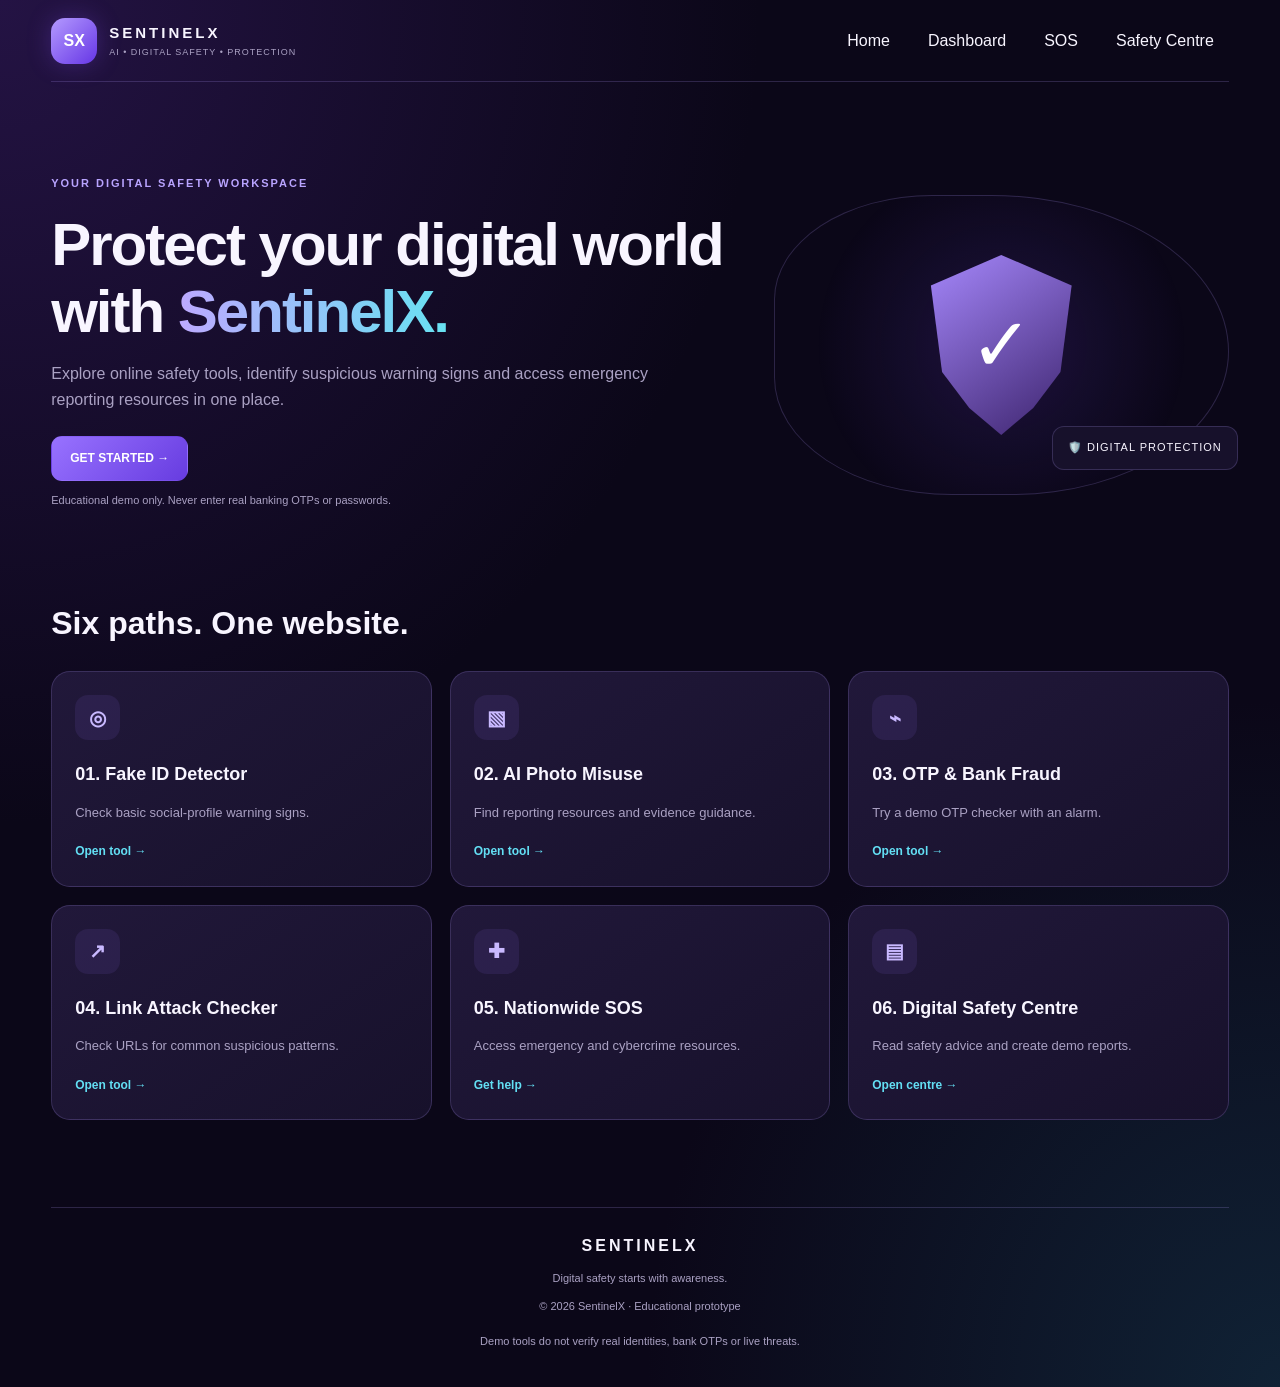
<file: index.html>
<!DOCTYPE html>
<html lang="en">
<head>
  <meta charset="UTF-8">
  <meta name="viewport" content="width=device-width, initial-scale=1.0">
  <title>SentinelX | Digital Safety Platform</title>
  <link rel="stylesheet" href="style.css">
</head>
<body>
<header class="header">
  <a class="brand" href="#" onclick="showView('home');return false">
    <span class="logo">SX</span>
    <span><b>SENTINELX</b><small>AI • DIGITAL SAFETY • PROTECTION</small></span>
  </a>
  <button class="menu-btn" onclick="toggleMenu()">☰</button>
  <nav id="navLinks">
    <button onclick="showView('home')">Home</button>
    <button onclick="showView('dashboard')">Dashboard</button>
    <button onclick="showView('sos')">SOS</button>
    <button onclick="showView('safety')">Safety Centre</button>
  </nav>
</header>

<main class="container">

  <!-- HOME -->
  <section id="home" class="view active">
    <div class="hero">
      <div>
        <span class="eyebrow">YOUR DIGITAL SAFETY WORKSPACE</span>
        <h1>Protect your digital world with <span>SentinelX.</span></h1>
        <p>Explore online safety tools, identify suspicious warning signs and access emergency reporting resources in one place.</p>
        <button class="btn primary" onclick="showView('dashboard')">GET STARTED →</button>
        <p class="small">Educational demo only. Never enter real banking OTPs or passwords.</p>
      </div>
      <div class="hero-art">
        <div class="shield">✓</div>
        <div class="floating">🛡️ DIGITAL PROTECTION</div>
      </div>
    </div>

    <h2>Six paths. One website.</h2>
    <div class="grid">
      <button class="card" onclick="showView('fakeId')"><span class="symbol">◎</span><h3>01. Fake ID Detector</h3><p>Check basic social-profile warning signs.</p><b>Open tool →</b></button>
      <button class="card" onclick="showView('photo')"><span class="symbol">▧</span><h3>02. AI Photo Misuse</h3><p>Find reporting resources and evidence guidance.</p><b>Open tool →</b></button>
      <button class="card" onclick="showView('bank')"><span class="symbol">⌁</span><h3>03. OTP & Bank Fraud</h3><p>Try a demo OTP checker with an alarm.</p><b>Open tool →</b></button>
      <button class="card" onclick="showView('link')"><span class="symbol">↗</span><h3>04. Link Attack Checker</h3><p>Check URLs for common suspicious patterns.</p><b>Open tool →</b></button>
      <button class="card" onclick="showView('sos')"><span class="symbol">✚</span><h3>05. Nationwide SOS</h3><p>Access emergency and cybercrime resources.</p><b>Get help →</b></button>
      <button class="card" onclick="showView('safety')"><span class="symbol">▤</span><h3>06. Digital Safety Centre</h3><p>Read safety advice and create demo reports.</p><b>Open centre →</b></button>
    </div>
  </section>

  <!-- DASHBOARD -->
  <section id="dashboard" class="view">
    <button class="back" onclick="showView('home')">← Home</button>
    <span class="eyebrow">SENTINELX WORKSPACE</span>
    <h1>Choose your safety tool</h1>
    <p>Choose any feature to open its tools in this website.</p>
    <div class="grid">
      <button class="card" onclick="showView('fakeId')"><span class="symbol">◎</span><h3>Fake ID Detector</h3><p>Profile warning signs</p></button>
      <button class="card" onclick="showView('photo')"><span class="symbol">▧</span><h3>AI Photo Misuse</h3><p>Reporting resources</p></button>
      <button class="card" onclick="showView('bank')"><span class="symbol">⌁</span><h3>OTP & Bank Fraud</h3><p>Demo OTP and alarm</p></button>
      <button class="card" onclick="showView('link')"><span class="symbol">↗</span><h3>Link Attack Checker</h3><p>URL safety check</p></button>
      <button class="card" onclick="showView('sos')"><span class="symbol">✚</span><h3>Nationwide SOS</h3><p>Emergency resources</p></button>
      <button class="card" onclick="showView('safety')"><span class="symbol">▤</span><h3>Digital Safety Centre</h3><p>Guides and demo reports</p></button>
    </div>
  </section>

  <!-- 1. FAKE ID DETECTOR -->
  <section id="fakeId" class="view">
    <button class="back" onclick="showView('dashboard')">← Dashboard</button>
    <span class="eyebrow">01 / PROFILE SAFETY</span>
    <h1>Fake ID Detector</h1>
    <p>Check a profile for basic warning signs. This does not verify a person's identity.</p>
    <div class="panel">
      <label for="profileUsername">Username</label>
      <input id="profileUsername" placeholder="@example_user">
      <div class="two-col">
        <div><label for="profileFollowers">Followers</label><input id="profileFollowers" type="number" min="0" placeholder="120"></div>
        <div><label for="profileFollowing">Following</label><input id="profileFollowing" type="number" min="0" placeholder="900"></div>
      </div>
      <label for="profileAge">Account age in days (if known)</label>
      <input id="profileAge" type="number" min="0" placeholder="12">
      <button class="btn primary" onclick="checkFakeProfile()">CHECK PROFILE</button>
      <div id="profileResult" class="result" aria-live="polite">Your result will appear here.</div>
    </div>
    <div class="panel">
      <h3>Safety tips</h3>
      <p>Verify the account's official links and history. Never send money, OTPs or private documents to an unverified profile.</p>
    </div>
  </section>

  <!-- 2. AI PHOTO MISUSE -->
  <section id="photo" class="view">
    <button class="back" onclick="showView('dashboard')">← Dashboard</button>
    <span class="eyebrow">02 / IMAGE SAFETY</span>
    <h1>AI Photo Misuse</h1>
    <p>Resources for suspected deepfakes, impersonation and image misuse.</p>
    <div class="notice">This demo does not automatically detect AI-generated images. Preserve evidence safely and report abusive content to the relevant platform.</div>
    <div class="grid">
      <article class="card">
        <h3>Instagram</h3><p>Report impersonation or abusive content.</p>
        <a href="https://help.instagram.com/" target="_blank" rel="noopener noreferrer">Instagram Help ↗</a>
      </article>
      <article class="card">
        <h3>Facebook</h3><p>Find official account reporting resources.</p>
        <a href="https://www.facebook.com/help/" target="_blank" rel="noopener noreferrer">Facebook Help ↗</a>
      </article>
      <article class="card">
        <h3>YouTube</h3><p>Find privacy and harmful-content reporting guidance.</p>
        <a href="https://support.google.com/youtube/" target="_blank" rel="noopener noreferrer">YouTube Help ↗</a>
      </article>
      <article class="card">
        <h3>StopNCII.org</h3><p>Learn about protection against non-consensual sharing of intimate images.</p>
        <a href="https://stopncii.org/" target="_blank" rel="noopener noreferrer">Visit StopNCII ↗</a>
      </article>
    </div>
    <div class="panel">
      <h3>What should you do?</h3>
      <ol>
        <li>Save relevant URLs, dates and screenshots where safe and lawful.</li>
        <li>Report the content to the platform.</li>
        <li>Avoid reposting the image or engaging with blackmail.</li>
        <li>For cybercrime in India, visit the official reporting portal.</li>
      </ol>
      <a class="btn primary" href="https://cybercrime.gov.in/" target="_blank" rel="noopener noreferrer">REPORT CYBERCRIME ↗</a>
    </div>
  </section>

  <!-- 3. OTP AND BANK FRAUD -->
  <section id="bank" class="view">
    <button class="back" onclick="showView('dashboard')">← Dashboard</button>
    <span class="eyebrow">03 / BANKING SAFETY</span>
    <h1>OTP & Bank Fraud</h1>
    <div class="notice"><b>Demo only:</b> Use only the sample OTP shown here. Never enter a real bank OTP, PIN or password.</div>
    <div class="two-col">
      <div class="panel">
        <h3>OTP mismatch simulator</h3>
        <p>Sample demo OTP: <code>482916</code></p>
        <label for="demoOtp">Enter six-digit demo OTP</label>
        <input id="demoOtp" type="password" inputmode="numeric" maxlength="6" placeholder="6-digit demo OTP" autocomplete="off">
        <button class="btn primary" id="checkDemoOtp">VERIFY DEMO OTP</button>
        <button class="btn secondary" id="stopAlarm">STOP ALARM</button>
        <div id="otpAlert" class="result" aria-live="polite">The result will appear here.</div>
      </div>
      <div class="panel">
        <h3>Analyse a situation</h3>
        <label for="fraudSituation">What happened?</label>
        <select id="fraudSituation">
          <option value="">Select a situation</option>
          <option value="otp">Someone asked for my OTP</option>
          <option value="money">Money was debited without permission</option>
          <option value="call">A caller claimed to be from my bank</option>
          <option value="link">I entered details on a suspicious link</option>
        </select>
        <button class="btn primary" id="analyseFraud">SHOW SAFETY ADVICE</button>
        <div id="fraudAdvice" class="result" aria-live="polite">Choose a situation first.</div>
      </div>
    </div>
    <div class="panel">
      <h3>Remember</h3>
      <p>Never disclose an OTP, PIN or password to a caller. If money was lost, contact your bank immediately and call India's cyber-fraud helpline <b>1930</b> promptly.</p>
    </div>
  </section>

  <!-- 4. LINK ATTACK CHECKER -->
  <section id="link" class="view">
    <button class="back" onclick="showView('dashboard')">← Dashboard</button>
    <span class="eyebrow">04 / WEB SAFETY</span>
    <h1>Link Attack Checker</h1>
    <p>Check a URL for common warning signs before opening it.</p>
    <div class="panel">
      <label for="linkInput">Website URL</label>
      <input id="linkInput" type="text" placeholder="https://example.com" autocomplete="off">
      <button class="btn primary" onclick="scanSuspiciousLink()">CHECK URL</button>
      <div id="linkResult" class="result" aria-live="polite">Your result will appear here.</div>
    </div>
    <div class="panel">
      <h3>How to stay safer</h3>
      <ul>
        <li>Check the exact spelling of the domain.</li>
        <li>Be cautious with unexpected urgent messages.</li>
        <li>HTTPS alone does not prove a website is trustworthy.</li>
        <li>Use your bank's official app or known website address.</li>
      </ul>
      <p class="small">This is a basic URL pattern checker, not a live malware scanner.</p>
    </div>
  </section>

  <!-- 5. NATIONWIDE SOS -->
  <section id="sos" class="view">
    <button class="back" onclick="showView('dashboard')">← Dashboard</button>
    <span class="eyebrow">05 / EMERGENCY SUPPORT</span>
    <h1>Nationwide SOS</h1>
    <p>Emergency and cybercrime resources for India.</p>
    <div class="notice"><b>Immediate danger?</b> Move to a safer place if possible and contact emergency services. Do not rely only on this website.</div>
    <div class="grid">
      <article class="card">
        <span class="symbol">112</span><h3>Emergency response</h3>
        <p>Pan-India emergency number.</p>
        <a class="btn danger" href="tel:112">CALL 112</a>
      </article>
      <article class="card">
        <span class="symbol">1930</span><h3>Cyber financial fraud</h3>
        <p>Call promptly if you experience online financial fraud.</p>
        <a class="btn primary" href="tel:1930">CALL 1930</a>
      </article>
      <article class="card">
        <span class="symbol">↗</span><h3>Cybercrime portal</h3>
        <p>Official Government of India complaint portal.</p>
        <a href="https://cybercrime.gov.in/" target="_blank" rel="noopener noreferrer">OPEN PORTAL ↗</a>
      </article>
      <article class="card">
        <span class="symbol">⌖</span><h3>Nearby police station</h3>
        <p>Search for nearby police stations on a map.</p>
        <a href="https://www.google.com/maps/search/police+station+near+me/" target="_blank" rel="noopener noreferrer">OPEN MAP ↗</a>
      </article>
    </div>
    <div class="panel">
      <h3>When reporting a financial fraud</h3>
      <p>Contact your bank immediately. Keep transaction details and evidence, and do not share passwords or OTPs publicly.</p>
    </div>
  </section>

  <!-- 6. DIGITAL SAFETY CENTRE -->
  <section id="safety" class="view">
    <button class="back" onclick="showView('dashboard')">← Dashboard</button>
    <span class="eyebrow">06 / LEARN & REPORT</span>
    <h1>Digital Safety Centre</h1>
    <div class="grid">
      <article class="card"><h3>01. Pause</h3><p>Slow down when messages threaten account closure or demand urgent payment.</p></article>
      <article class="card"><h3>02. Verify</h3><p>Use trusted official apps and contact details instead of suspicious links.</p></article>
      <article class="card"><h3>03. Protect</h3><p>Use unique passwords, multi-factor authentication and updated software.</p></article>
    </div>
    <div class="two-col">
      <div class="panel">
        <h3>Create a demo incident report</h3>
        <p class="small">Saved in this browser only. This form does not send a complaint to authorities. Do not include sensitive personal details.</p>
        <form id="incidentForm">
          <label for="incidentType">Incident type</label>
          <select id="incidentType" required>
            <option value="">Choose an incident</option>
            <option>Fake profile / impersonation</option>
            <option>Photo misuse / deepfake</option>
            <option>OTP / banking fraud</option>
            <option>Suspicious link</option>
            <option>Harassment / threat</option>
            <option>Other online safety issue</option>
          </select>
          <label for="incidentDescription">Description</label>
          <textarea id="incidentDescription" rows="4" maxlength="700" required placeholder="Describe the issue without passwords or OTPs."></textarea>
          <button class="btn primary" type="submit">CREATE DEMO REPORT</button>
        </form>
        <div id="incidentResult" class="result" aria-live="polite"></div>
      </div>
      <div class="panel">
        <div class="panel-title"><h3>Demo report history</h3><button class="btn secondary small-btn" id="clearReportsBtn" type="button">CLEAR HISTORY</button></div>
        <div id="reportHistory">No demo reports created yet.</div>
      </div>
    </div>
    <div class="panel">
      <h3>Official resources</h3>
      <p><a href="https://cybercrime.gov.in/" target="_blank" rel="noopener noreferrer">National Cyber Crime Reporting Portal ↗</a></p>
      <p><a href="https://www.rbi.org.in/" target="_blank" rel="noopener noreferrer">Reserve Bank of India ↗</a></p>
      <p><a href="https://www.cert-in.org.in/" target="_blank" rel="noopener noreferrer">CERT-In ↗</a></p>
    </div>
  </section>
</main>

<footer>
  <b>SENTINELX</b>
  <p>Digital safety starts with awareness.</p>
  <p>© <span id="currentYear"></span> SentinelX · Educational prototype</p>
  <small>Demo tools do not verify real identities, bank OTPs or live threats.</small>
</footer>

<script src="script.js"></script>
</body>
</html>
</file>
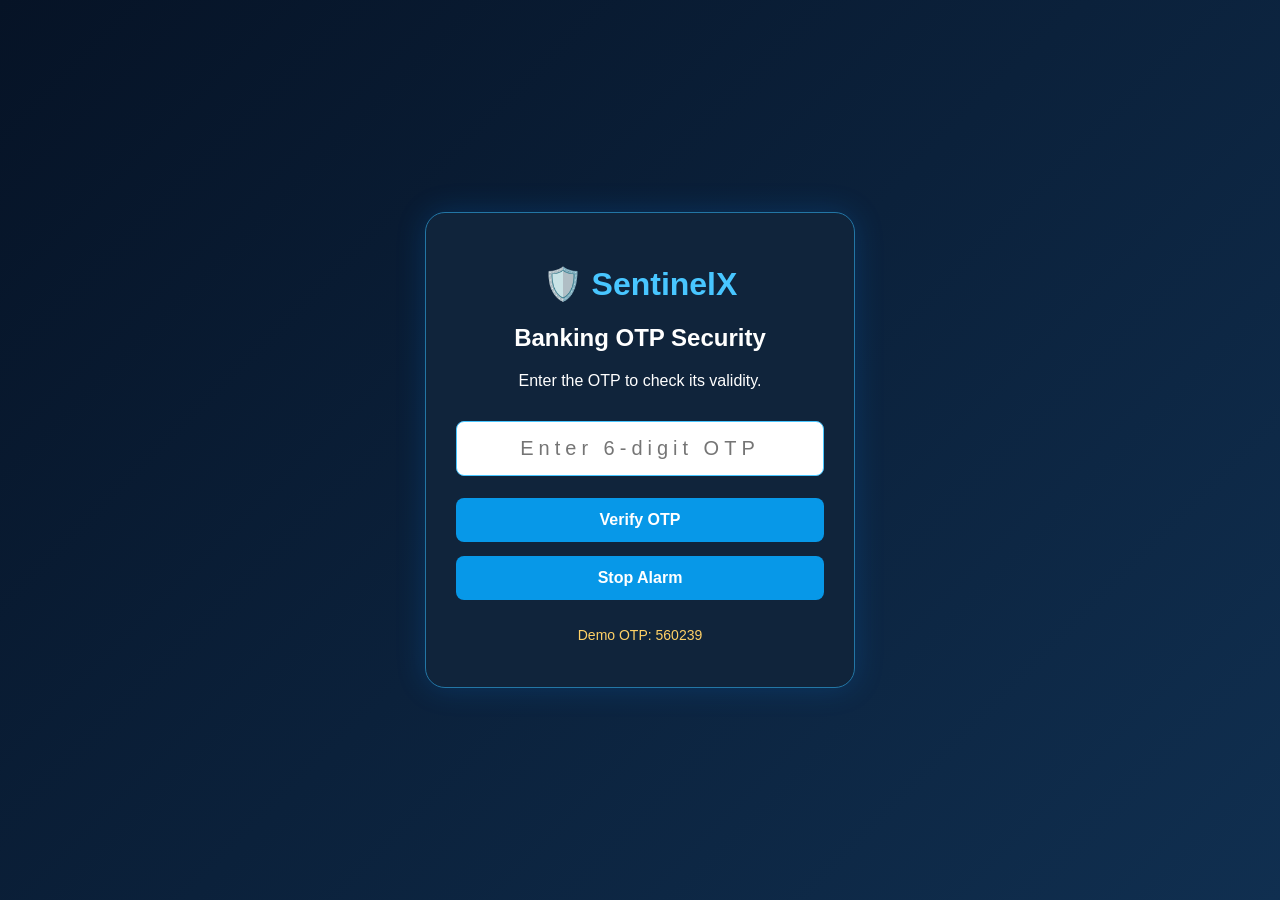
<file: banking.html>
<!DOCTYPE html>
<html lang="en">
<head>
  <meta charset="UTF-8">
  <meta name="viewport" content="width=device-width, initial-scale=1.0">
  <title>SentinelX - Banking OTP Security</title>

  <style>
    * {
      box-sizing: border-box;
    }

    body {
      margin: 0;
      min-height: 100vh;
      display: flex;
      justify-content: center;
      align-items: center;
      font-family: Arial, sans-serif;
      background: linear-gradient(135deg, #061326, #102f50);
      color: white;
    }

    .container {
      width: 90%;
      max-width: 430px;
      padding: 30px;
      text-align: center;
      background: #10243b;
      border: 1px solid #2376a5;
      border-radius: 20px;
      box-shadow: 0 0 30px #008cff30;
    }

    h1 {
      color: #48c6ff;
    }

    input {
      width: 100%;
      padding: 15px;
      margin: 15px 0;
      border: 1px solid #48c6ff;
      border-radius: 8px;
      font-size: 20px;
      text-align: center;
      letter-spacing: 5px;
    }

    button {
      width: 100%;
      padding: 13px;
      margin: 7px 0;
      border: none;
      border-radius: 8px;
      background: #0798e8;
      color: white;
      font-size: 16px;
      font-weight: bold;
      cursor: pointer;
    }

    button:hover {
      background: #0879bd;
    }

    #result {
      margin-top: 20px;
      font-size: 19px;
      font-weight: bold;
      overflow-wrap: anywhere;
    }

    .success {
      color: #45ff9a;
    }

    .danger {
      color: #ff5555;
      animation: blink 0.5s infinite;
    }

    @keyframes blink {
      50% { opacity: 0.3; }
    }

    #demo {
      color: #ffd166;
      font-size: 14px;
      overflow-wrap: anywhere;
    }
  </style>
</head>

<body>
  <main class="container">
    <h1>🛡️ SentinelX</h1>
    <h2>Banking OTP Security</h2>

    <p>Enter the OTP to check its validity.</p>

    <input
      type="text"
      id="otp"
      inputmode="numeric"
      maxlength="6"
      placeholder="Enter 6-digit OTP"
      autocomplete="off"
    >

    <button onclick="verifyOTP()">Verify OTP</button>
    <button onclick="stopAlarm()">Stop Alarm</button>

    <p id="result" role="status" aria-live="polite"></p>
    <p id="demo"></p>
  </main>

  <script>
    // DEMO ONLY: Generate a temporary test OTP.
    let validOTP = generateOTP();
    let alarmTimer = null;
    let audioContext = null;
    let alarmOscillator = null;

    function generateOTP() {
      return String(
        Math.floor(100000 + Math.random() * 900000)
      );
    }

    // Show the test OTP so you can try the project.
    document.getElementById("demo").textContent =
      "Demo OTP: " + validOTP;

    function verifyOTP() {
      const enteredOTP =
        document.getElementById("otp").value.trim();

      const result = document.getElementById("result");

      stopAlarm();
      result.className = "";

      if (!/^\d{6}$/.test(enteredOTP)) {
        result.textContent =
          "⚠️ Enter a valid 6-digit format.";
        result.className = "danger";
        startAlarm();
        return;
      }

      if (enteredOTP === validOTP) {
        result.textContent = "✓ VALID OTP — Verification successful!";
        result.className = "success";

        // Prevent reuse of this demo OTP.
        validOTP = generateOTP();
        document.getElementById("demo").textContent =
          "A new demo OTP is ready for the next test.";
      } else {
        result.textContent =
          "🚨 INVALID OTP — Possible security risk!";
        result.className = "danger";
        startAlarm();
      }
    }

    function startAlarm() {
      stopAlarm();

      try {
        const AudioContextClass =
          window.AudioContext || window.webkitAudioContext;

        if (!AudioContextClass) {
          document.getElementById("result").textContent +=
            " Please use a browser that supports audio.";
          return;
        }

        audioContext = new AudioContextClass();

        audioContext.resume().then(() => {
          if (!audioContext || audioContext.state === "closed") {
            return;
          }

          alarmOscillator = audioContext.createOscillator();
          const gain = audioContext.createGain();

          alarmOscillator.type = "square";
          alarmOscillator.frequency.value = 1000;
          gain.gain.value = 0.25;

          alarmOscillator.connect(gain);
          gain.connect(audioContext.destination);
          alarmOscillator.start();

          let highTone = true;

          alarmTimer = setInterval(() => {
            if (alarmOscillator) {
              highTone = !highTone;
              alarmOscillator.frequency.value =
                highTone ? 1200 : 700;
            }
          }, 250);
        });
      } catch (error) {
        console.error("Audio could not start:", error);
      }
    }

    function stopAlarm() {
      if (alarmTimer !== null) {
        clearInterval(alarmTimer);
        alarmTimer = null;
      }

      if (alarmOscillator) {
        try {
          alarmOscillator.stop();
          alarmOscillator.disconnect();
        } catch (error) {}

        alarmOscillator = null;
      }

      if (audioContext && audioContext.state !== "closed") {
        audioContext.close();
      }

      audioContext = null;
    }
  </script>
</body>
</html>
</file>
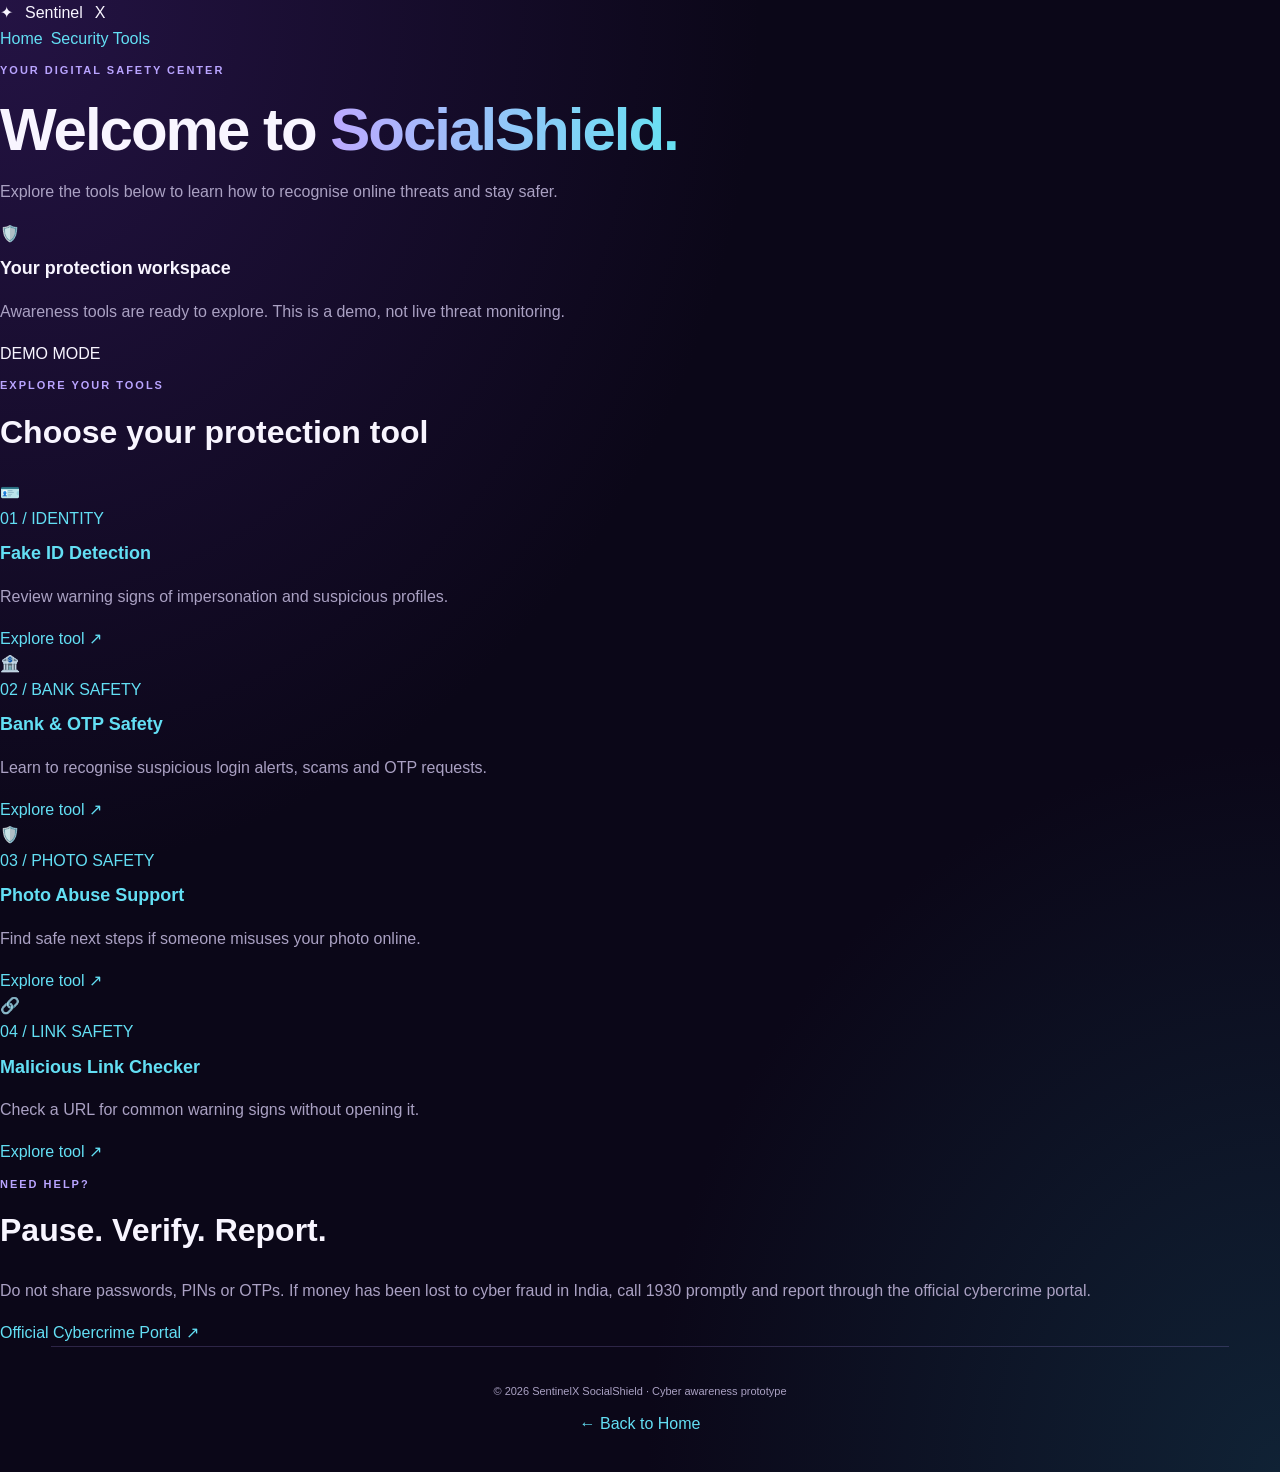
<file: dashboard.html>
<!DOCTYPE html>
<html lang="en">
<head>
    <meta charset="UTF-8">
    <meta name="viewport" content="width=device-width, initial-scale=1.0">
    <title>SentinelX | Security Dashboard</title>
    <link rel="stylesheet" href="style.css">
</head>
<body>

    <header class="topbar">
        <a href="index.html" class="brand">
            <span class="brand-mark">✦</span>
            Sentinel<span>X</span>
        </a>
        <nav>
            <a href="index.html">Home</a>
            <a href="#tools">Security Tools</a>
        </nav>
    </header>

    <main class="dashboard-page">
        <section class="dashboard-heading">
            <p class="eyebrow">YOUR DIGITAL SAFETY CENTER</p>
            <h1>Welcome to <span>SocialShield.</span></h1>
            <p>Explore the tools below to learn how to recognise online threats and stay safer.</p>
        </section>

        <section class="security-status">
            <div class="status-icon">🛡️</div>
            <div>
                <h3>Your protection workspace</h3>
                <p>Awareness tools are ready to explore. This is a demo, not live threat monitoring.</p>
            </div>
            <span class="status-pill">DEMO MODE</span>
        </section>

        <section id="tools" class="tools-section">
            <p class="eyebrow">EXPLORE YOUR TOOLS</p>
            <h2>Choose your protection tool</h2>

            <div class="tool-grid">

                <a href="fake-id.html" class="tool-card">
                    <div class="tool-icon">🪪</div>
                    <span class="tool-number">01 / IDENTITY</span>
                    <h3>Fake ID Detection</h3>
                    <p>Review warning signs of impersonation and suspicious profiles.</p>
                    <span class="tool-action">Explore tool ↗</span>
                </a>

                <a href="bank-security.html" class="tool-card">
                    <div class="tool-icon">🏦</div>
                    <span class="tool-number">02 / BANK SAFETY</span>
                    <h3>Bank & OTP Safety</h3>
                    <p>Learn to recognise suspicious login alerts, scams and OTP requests.</p>
                    <span class="tool-action">Explore tool ↗</span>
                </a>

                <a href="photo-protection.html" class="tool-card">
                    <div class="tool-icon">🛡️</div>
                    <span class="tool-number">03 / PHOTO SAFETY</span>
                    <h3>Photo Abuse Support</h3>
                    <p>Find safe next steps if someone misuses your photo online.</p>
                    <span class="tool-action">Explore tool ↗</span>
                </a>

                <a href="link-checker.html" class="tool-card">
                    <div class="tool-icon">🔗</div>
                    <span class="tool-number">04 / LINK SAFETY</span>
                    <h3>Malicious Link Checker</h3>
                    <p>Check a URL for common warning signs without opening it.</p>
                    <span class="tool-action">Explore tool ↗</span>
                </a>

            </div>
        </section>

        <section class="sos-panel">
            <div>
                <p class="eyebrow">NEED HELP?</p>
                <h2>Pause. Verify. Report.</h2>
                <p>Do not share passwords, PINs or OTPs. If money has been lost to cyber fraud in India, call 1930 promptly and report through the official cybercrime portal.</p>
            </div>
            <a href="https://cybercrime.gov.in/" target="_blank" rel="noopener noreferrer" class="sos-button">
                Official Cybercrime Portal ↗
            </a>
        </section>

        <footer class="site-footer">
            <p>© 2026 SentinelX SocialShield · Cyber awareness prototype</p>
            <a href="index.html">← Back to Home</a>
        </footer>
    </main>

</body>
</html>
</file>
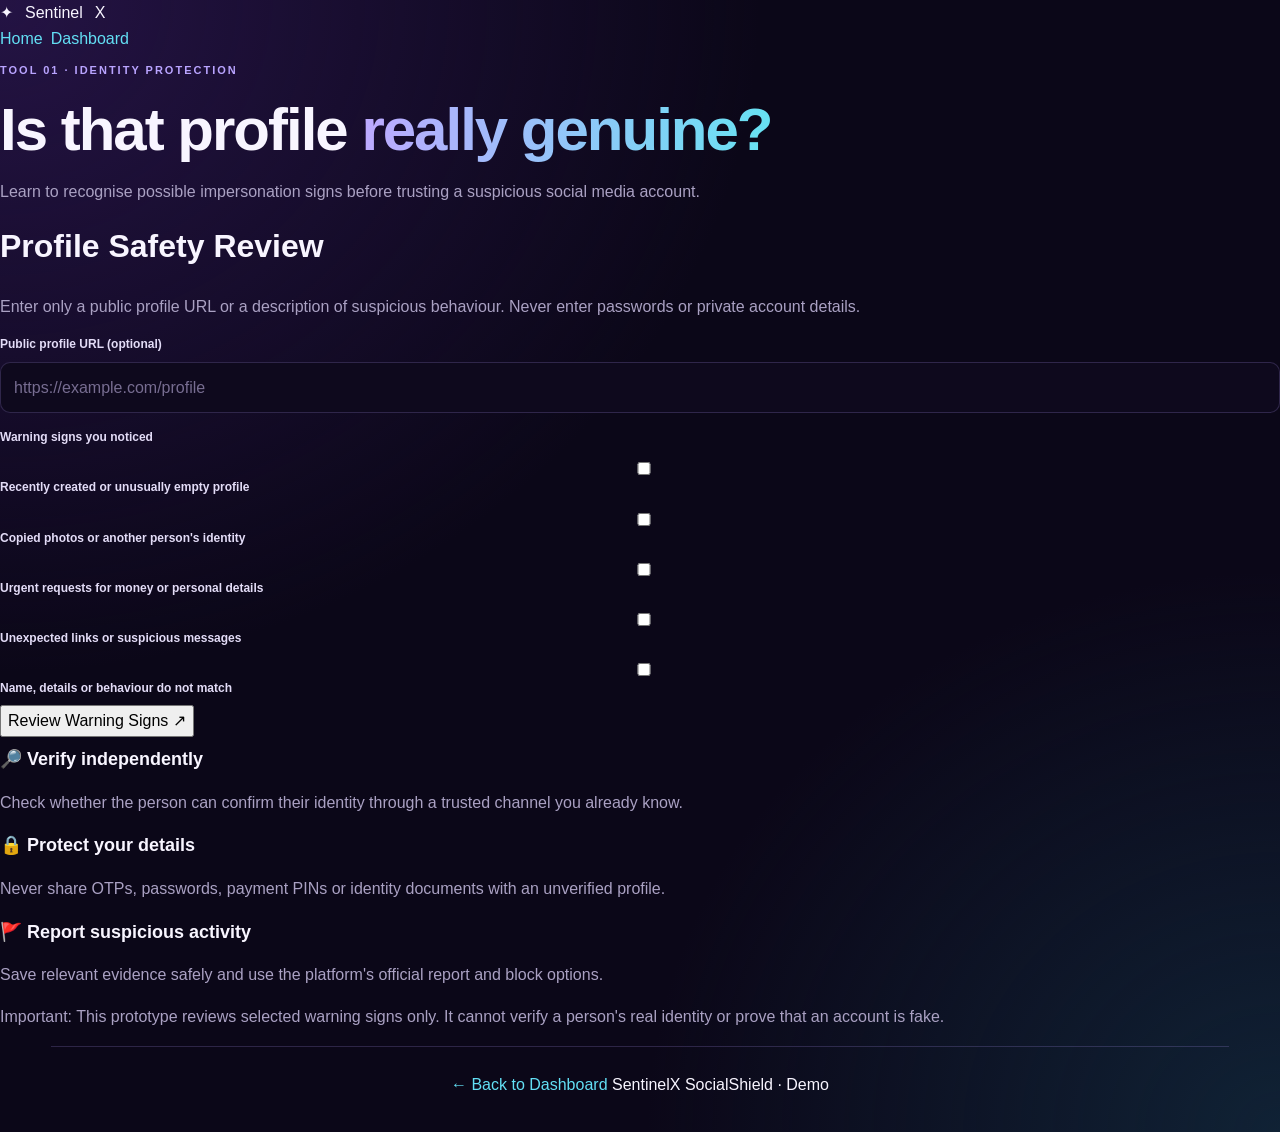
<file: fake-id.html>
<!DOCTYPE html>
<html lang="en">
<head>
    <meta charset="UTF-8">
    <meta name="viewport" content="width=device-width, initial-scale=1.0">
    <title>Fake ID Detection | SentinelX</title>
    <link rel="stylesheet" href="style.css">
</head>
<body>

<header class="topbar">
    <a href="index.html" class="brand">
        <span class="brand-mark">✦</span>
        Sentinel<span>X</span>
    </a>
    <nav>
        <a href="index.html">Home</a>
        <a href="dashboard.html">Dashboard</a>
    </nav>
</header>

<main class="tool-page">

    <section class="tool-hero">
        <p class="eyebrow">TOOL 01 · IDENTITY PROTECTION</p>
        <h1>Is that profile <span>really genuine?</span></h1>
        <p>Learn to recognise possible impersonation signs before trusting a suspicious social media account.</p>
    </section>

    <section class="glass-panel">
        <h2>Profile Safety Review</h2>
        <p class="helper-text">Enter only a public profile URL or a description of suspicious behaviour. Never enter passwords or private account details.</p>

        <form id="profileForm">
            <label for="profileUrl">Public profile URL (optional)</label>
            <input
                type="url"
                id="profileUrl"
                placeholder="https://example.com/profile"
            >

            <label for="profileSigns">Warning signs you noticed</label>
            <div class="check-list">
                <label><input type="checkbox" name="sign" value="new"> Recently created or unusually empty profile</label>
                <label><input type="checkbox" name="sign" value="copy"> Copied photos or another person's identity</label>
                <label><input type="checkbox" name="sign" value="urgent"> Urgent requests for money or personal details</label>
                <label><input type="checkbox" name="sign" value="links"> Unexpected links or suspicious messages</label>
                <label><input type="checkbox" name="sign" value="mismatch"> Name, details or behaviour do not match</label>
            </div>

            <button type="submit" class="primary-button">Review Warning Signs ↗</button>
        </form>

        <div id="profileResult" class="result-panel" aria-live="polite" hidden></div>
    </section>

    <section class="info-grid">
        <article class="glass-panel">
            <h3>🔎 Verify independently</h3>
            <p>Check whether the person can confirm their identity through a trusted channel you already know.</p>
        </article>
        <article class="glass-panel">
            <h3>🔒 Protect your details</h3>
            <p>Never share OTPs, passwords, payment PINs or identity documents with an unverified profile.</p>
        </article>
        <article class="glass-panel">
            <h3>🚩 Report suspicious activity</h3>
            <p>Save relevant evidence safely and use the platform's official report and block options.</p>
        </article>
    </section>

    <p class="demo-note">Important: This prototype reviews selected warning signs only. It cannot verify a person's real identity or prove that an account is fake.</p>

    <footer class="site-footer">
        <a href="dashboard.html">← Back to Dashboard</a>
        <span>SentinelX SocialShield · Demo</span>
    </footer>

</main>

<script>
document.getElementById("profileForm").addEventListener("submit", function(event) {
    event.preventDefault();

    const signs = document.querySelectorAll('input[name="sign"]:checked');
    const result = document.getElementById("profileResult");
    const count = signs.length;

    let heading;
    let message;

    if (count === 0) {
        heading = "No warning signs selected";
        message = "Select any signs you have noticed, then review the guidance. This does not mean the profile is safe.";
    } else if (count <= 2) {
        heading = "Caution: Review this profile";
        message = "You selected " + count + " warning sign(s). Verify the identity independently before responding or sharing information.";
    } else {
        heading = "High caution: Multiple warning signs";
        message = "You selected " + count + " warning signs. Avoid sending money or personal information. Consider reporting the profile through the platform.";
    }

    result.innerHTML = "";
    const title = document.createElement("h3");
    title.textContent = heading;
    const detail = document.createElement("p");
    detail.textContent = message;
    result.append(title, detail);
    result.hidden = false;
    result.scrollIntoView({ behavior: "smooth", block: "nearest" });
});
</script>

</body>
</html>
</file>
<file: style.css>
/* ==================================
   SENTINELX - WEBSITE CSS
   ================================== */

:root {
  --bg: #0b0718;
  --panel: #17112b;
  --panel-light: #21183a;
  --purple: #9874ff;
  --cyan: #63dff4;
  --green: #63e6a4;
  --red: #ff727f;
  --orange: #ffbd73;
  --text: #f8f5ff;
  --muted: #aaa1c3;
  --border: rgba(180, 155, 255, .2);
}

* {
  box-sizing: border-box;
}

html {
  scroll-behavior: smooth;
}

body {
  margin: 0;
  min-height: 100vh;
  color: var(--text);
  background:
    radial-gradient(ellipse at top left, #241344 0, transparent 42%),
    radial-gradient(ellipse at bottom right, #102235 0, transparent 35%),
    var(--bg);
  font-family: Arial, Helvetica, sans-serif;
  line-height: 1.6;
}

button, input, select, textarea {
  font: inherit;
}

button, a {
  -webkit-tap-highlight-color: transparent;
}

button {
  cursor: pointer;
}

a {
  color: var(--cyan);
  text-decoration: none;
}

a:hover {
  text-decoration: underline;
}

.header {
  width: min(1200px, 92%);
  min-height: 82px;
  margin: auto;
  display: flex;
  align-items: center;
  justify-content: space-between;
  gap: 20px;
  border-bottom: 1px solid var(--border);
}

.brand {
  display: flex;
  align-items: center;
  gap: 12px;
  color: var(--text);
}

.brand:hover {
  text-decoration: none;
}

.logo {
  width: 46px;
  height: 46px;
  display: grid;
  place-items: center;
  border-radius: 14px;
  background: linear-gradient(135deg, #b49aff, #6636e5);
  color: white;
  font-weight: 900;
  box-shadow: 0 0 25px #7545d755;
}

.brand b {
  display: block;
  letter-spacing: 3px;
  font-size: 15px;
}

.brand small {
  display: block;
  color: var(--muted);
  font-size: 9px;
  letter-spacing: 1px;
}

nav {
  display: flex;
  gap: 8px;
}

nav button, .menu-btn {
  background: transparent;
  border: 1px solid transparent;
  border-radius: 10px;
  color: var(--text);
  padding: 10px 14px;
}

nav button:hover {
  background: var(--panel-light);
  border-color: var(--border);
}

.menu-btn {
  display: none;
  font-size: 22px;
}

.container {
  width: min(1200px, 92%);
  margin: auto;
}

.view {
  display: none;
  padding: 42px 0 65px;
  animation: fadeIn .25s ease;
}

.view.active {
  display: block;
}

@keyframes fadeIn {
  from {
    opacity: 0;
    transform: translateY(7px);
  }
  to {
    opacity: 1;
    transform: translateY(0);
  }
}

.hero {
  display: grid;
  grid-template-columns: 1.2fr .8fr;
  align-items: center;
  gap: 40px;
  padding: 45px 0 65px;
}

.eyebrow {
  color: #b9a4ff;
  font-size: 11px;
  font-weight: bold;
  letter-spacing: 2px;
}

h1 {
  font-size: clamp(36px, 5vw, 60px);
  line-height: 1.12;
  letter-spacing: -2px;
  margin: 16px 0;
}

h1 span {
  background: linear-gradient(90deg, #bda9ff, #67e2f2);
  color: transparent;
  background-clip: text;
  -webkit-background-clip: text;
}

h2 {
  font-size: clamp(24px, 3vw, 32px);
  margin: 12px 0 22px;
}

h3 {
  margin: 8px 0;
  font-size: 18px;
}

p {
  color: var(--muted);
}

.hero p {
  max-width: 620px;
}

.hero-art {
  min-height: 300px;
  display: grid;
  place-items: center;
  position: relative;
  border: 1px solid var(--border);
  border-radius: 40% 60% 55% 45%;
  background: radial-gradient(circle, #5131a644, transparent 68%);
}

.shield {
  width: 160px;
  height: 180px;
  display: grid;
  place-items: center;
  font-size: 75px;
  color: white;
  background: linear-gradient(145deg, #a88aff, #392068);
  clip-path: polygon(50% 0, 94% 17%, 87% 65%, 70% 85%, 50% 100%, 30% 85%, 13% 65%, 6% 17%);
  filter: drop-shadow(0 0 28px #855cff77);
}

.floating {
  position: absolute;
  bottom: 24px;
  right: -10px;
  padding: 12px 15px;
  background: var(--panel);
  border: 1px solid var(--border);
  border-radius: 12px;
  font-size: 11px;
  letter-spacing: 1px;
}

.btn {
  display: inline-flex;
  justify-content: center;
  align-items: center;
  margin: 8px 8px 0 0;
  padding: 12px 18px;
  border: 1px solid var(--border);
  border-radius: 11px;
  font-size: 12px;
  font-weight: bold;
  text-align: center;
  transition: transform .2s, filter .2s;
}

.btn:hover {
  transform: translateY(-2px);
  filter: brightness(1.1);
  text-decoration: none;
}

.primary {
  background: linear-gradient(135deg, #9872ff, #673ce0);
  color: white;
  border-color: transparent;
}

.secondary {
  background: #ffffff08;
  color: var(--text);
}

.danger {
  background: #a42d40;
  color: white;
}

.grid {
  display: grid;
  grid-template-columns: repeat(3, minmax(0, 1fr));
  gap: 18px;
  margin: 22px 0;
}

.card {
  display: block;
  width: 100%;
  text-align: left;
  color: var(--text);
  padding: 23px;
  background: linear-gradient(145deg, var(--panel-light), var(--panel));
  border: 1px solid var(--border);
  border-radius: 19px;
  transition: transform .2s, border-color .2s;
}

button.card:hover, .card:hover {
  transform: translateY(-4px);
  border-color: #a88aff88;
}

.card p {
  font-size: 13px;
  line-height: 1.7;
}

.card b {
  color: var(--cyan);
  font-size: 12px;
}

.symbol {
  display: inline-grid;
  place-items: center;
  min-width: 45px;
  height: 45px;
  padding: 5px;
  margin-bottom: 12px;
  border-radius: 13px;
  color: #c9b9ff;
  background: #9874ff19;
  font-weight: bold;
  font-size: 20px;
}

.back {
  display: block;
  margin: 0 0 25px;
  padding: 0;
  border: none;
  background: transparent;
  color: var(--cyan);
  font-weight: bold;
}

.panel {
  padding: 25px;
  margin: 20px 0;
  background: rgba(23, 17, 43, .94);
  border: 1px solid var(--border);
  border-radius: 20px;
  box-shadow: 0 15px 40px #00000018;
}

.two-col {
  display: grid;
  grid-template-columns: repeat(2, minmax(0, 1fr));
  gap: 18px;
  align-items: start;
}

label {
  display: block;
  margin: 15px 0 7px;
  color: #e3dcf7;
  font-size: 12px;
  font-weight: bold;
}

input, select, textarea {
  display: block;
  width: 100%;
  padding: 12px 13px;
  color: var(--text);
  background: #0e091d;
  border: 1px solid var(--border);
  border-radius: 10px;
  outline: none;
}

input:focus, select:focus, textarea:focus {
  border-color: var(--purple);
  box-shadow: 0 0 0 3px #9874ff20;
}

input::placeholder, textarea::placeholder {
  color: #776d91;
}

textarea {
  resize: vertical;
}

.result {
  margin-top: 16px;
  padding: 14px;
  border: 1px solid var(--border);
  border-radius: 11px;
  background: #ffffff06;
  color: #d4cce9;
  font-size: 13px;
  overflow-wrap: anywhere;
}

.result:empty {
  display: none;
}

.result.success, .safe-result {
  color: #b7f7d5;
  background: #29aa7015;
  border-color: #63e6a455;
}

.result.warning, .fraud-warning {
  color: #ffd1d4;
  background: #e03e5317;
  border-color: #ff727f66;
}

.notice {
  margin: 18px 0;
  padding: 15px 18px;
  color: #ffe2bc;
  background: #ffbd7310;
  border: 1px solid #ffbd7344;
  border-radius: 12px;
  font-size: 13px;
}

.small {
  font-size: 11px;
}

code {
  color: var(--cyan);
  background: #63dff415;
  padding: 3px 7px;
  border-radius: 5px;
}

.panel-title {
  display: flex;
  justify-content: space-between;
  align-items: center;
  gap: 10px;
}

.small-btn {
  padding: 8px 11px;
}

.report-card {
  margin: 12px 0;
  padding: 14px;
  border: 1px solid var(--border);
  border-radius: 12px;
  overflow-wrap: anywhere;
}

.report-card strong {
  color: var(--cyan);
}

.report-card p {
  margin: 7px 0;
  font-size: 12px;
  white-space: pre-wrap;
}

.report-card small {
  color: var(--muted);
  font-size: 10px;
}

footer {
  width: min(1200px, 92%);
  margin: auto;
  padding: 25px 0 35px;
  border-top: 1px solid var(--border);
  text-align: center;
}

footer b {
  letter-spacing: 3px;
}

footer p, footer small {
  font-size: 11px;
}

footer small {
  color: var(--muted);
}

@media (max-width: 850px) {
  .grid {
    grid-template-columns: repeat(2, minmax(0, 1fr));
  }

  .hero {
    grid-template-columns: 1fr;
  }

  .hero-art {
    min-height: 260px;
  }
}

@media (max-width: 600px) {
  .header, .container, footer {
    width: 92%;
  }

  .header {
    min-height: 72px;
  }

  .menu-btn {
    display: block;
  }

  nav {
    display: none;
    position: absolute;
    top: 70px;
    left: 4%;
    right: 4%;
    z-index: 10;
    flex-direction: column;
    padding: 12px;
    background: #17112b;
    border: 1px solid var(--border);
    border-radius: 14px;
  }

  nav.active {
    display: flex;
  }

  nav button {
    text-align: left;
  }

  .brand b {
    font-size: 12px;
  }

  .brand small {
    font-size: 8px;
  }

  .hero {
    padding: 28px 0;
  }

  .hero-art {
    min-height: 220px;
  }

  .shield {
    width: 125px;
    height: 145px;
    font-size: 55px;
  }

  .floating {
    right: 0;
    bottom: 12px;
  }

  .grid, .two-col {
    grid-template-columns: 1fr;
  }

  .panel, .card {
    padding: 19px;
  }

  .view {
    padding: 28px 0 42px;
  }

  .panel-title {
    align-items: flex-start;
    flex-direction: column;
  }
}

@media (prefers-reduced-motion: reduce) {
  *, *::before, *::after {
    animation-duration: .01ms !important;
    transition-duration: .01ms !important;
    scroll-behavior: auto !important;
  }
}
</file>
